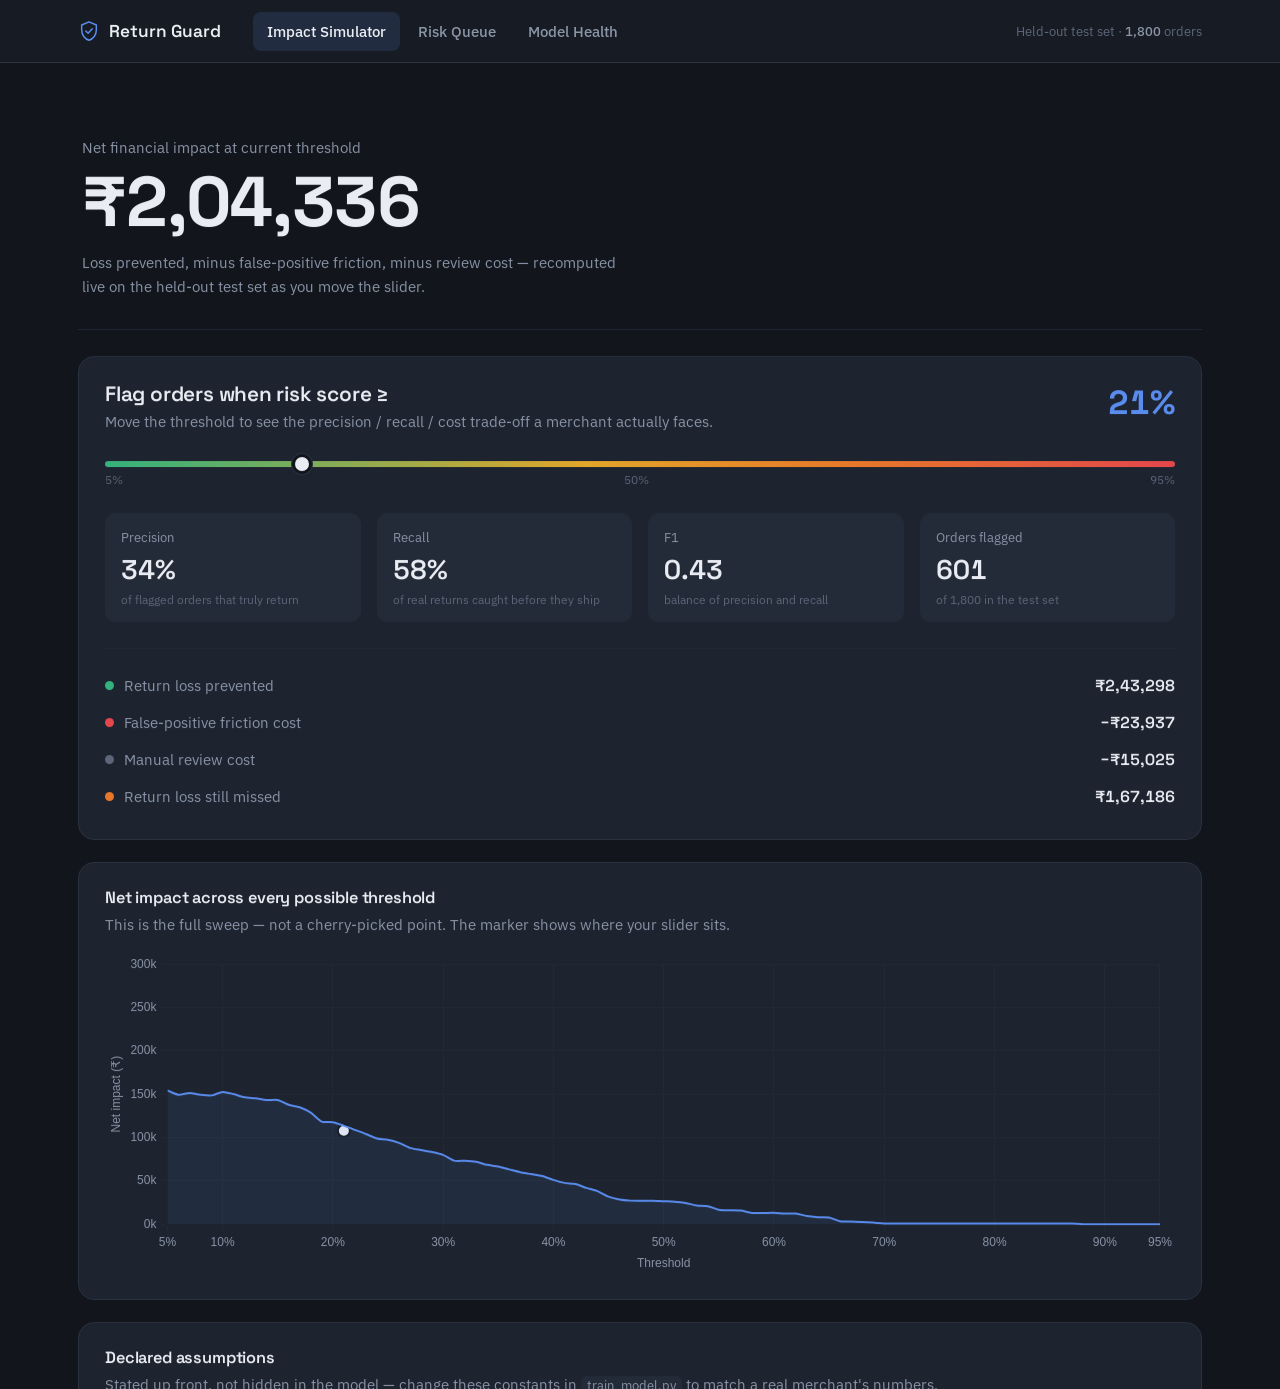
<file: index.html>
<!DOCTYPE html>
<html>
<head>
    <meta charset="UTF-8">
    <meta http-equiv="refresh" content="0; url=dashboard/index.html">
    <title>Return Guard</title>
</head>
<body>
    <p>Opening Return Guard Dashboard...</p>
</body>
</html>
</file>
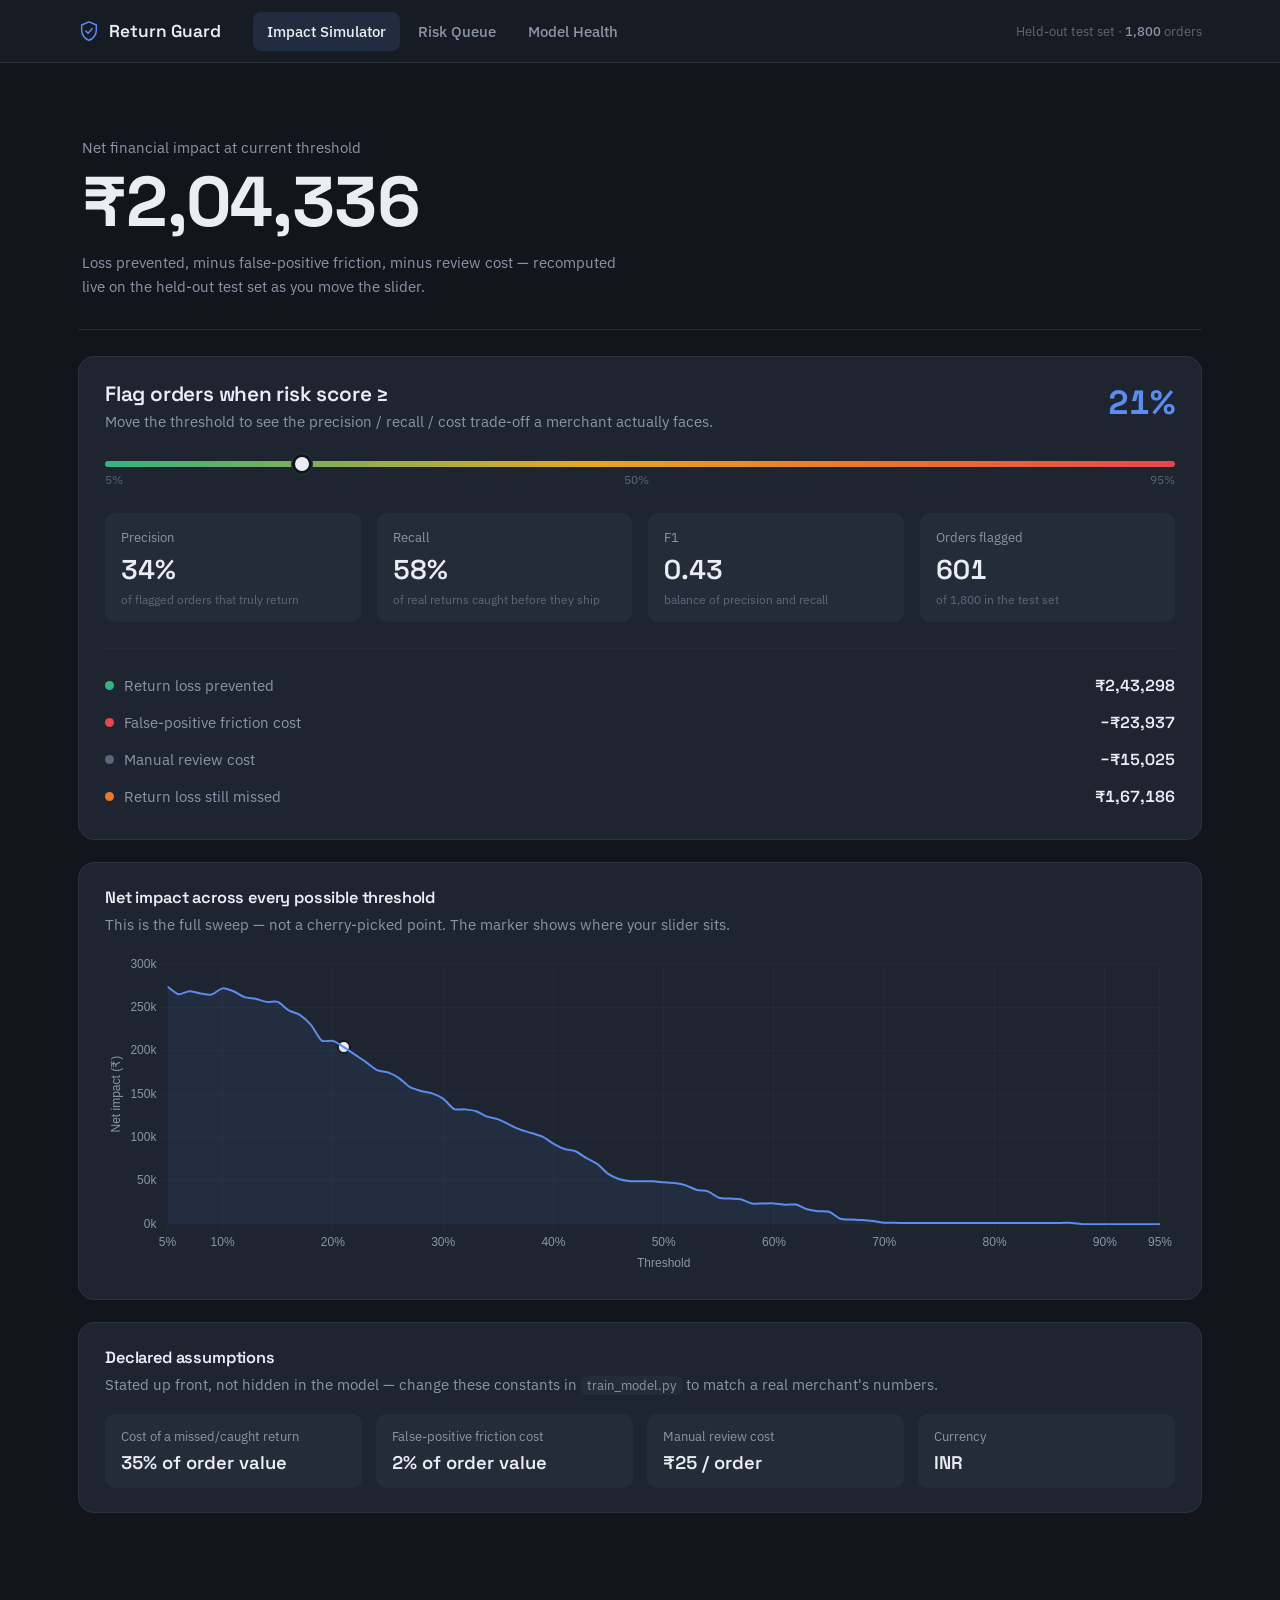
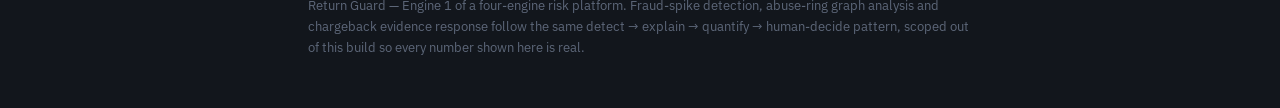
<file: dashboard/index.html>
<!DOCTYPE html>
<html lang="en">
<head>
<meta charset="UTF-8">
<meta name="viewport" content="width=device-width, initial-scale=1.0">
<title>Return Guard — Return-Risk Intelligence</title>
<link rel="preconnect" href="https://fonts.googleapis.com">
<link href="https://fonts.googleapis.com/css2?family=Space+Grotesk:wght@500;600;700&family=IBM+Plex+Sans:wght@400;500;600&display=swap" rel="stylesheet">
<link rel="stylesheet" href="style.css">
</head>
<body>

<header class="topbar">
  <div class="topbar-inner">
    <div class="wordmark">
      <span class="wordmark-mark" aria-hidden="true">
        <svg width="22" height="22" viewBox="0 0 24 24" fill="none">
          <path d="M12 2L4 5.5V11C4 16.2 7.4 20.9 12 22C16.6 20.9 20 16.2 20 11V5.5L12 2Z" stroke="currentColor" stroke-width="1.6" stroke-linejoin="round"/>
          <path d="M8.5 12L11 14.5L15.5 9.5" stroke="currentColor" stroke-width="1.6" stroke-linecap="round" stroke-linejoin="round"/>
        </svg>
      </span>
      Return Guard
    </div>
    <nav class="tabs" role="tablist" aria-label="Sections">
      <button class="tab active" data-tab="overview" role="tab" aria-selected="true">Impact Simulator</button>
      <button class="tab" data-tab="queue" role="tab" aria-selected="false">Risk Queue</button>
      <button class="tab" data-tab="health" role="tab" aria-selected="false">Model Health</button>
    </nav>
    <div class="topbar-meta">Held-out test set · <span id="test-set-size">—</span> orders</div>
  </div>
</header>

<main class="content">

  <!-- ===================== OVERVIEW / IMPACT SIMULATOR ===================== -->
  <section id="panel-overview" class="panel active">

    <div class="hero">
      <div class="hero-label">Net financial impact at current threshold</div>
      <div class="hero-number" id="hero-net-impact">₹0</div>
      <div class="hero-sub">Loss prevented, minus false-positive friction, minus review cost — recomputed live on the held-out test set as you move the slider.</div>
    </div>

    <div class="simulator card">
      <div class="simulator-head">
        <div>
          <h2>Flag orders when risk score ≥</h2>
          <p class="muted">Move the threshold to see the precision / recall / cost trade-off a merchant actually faces.</p>
        </div>
        <div class="threshold-readout" id="threshold-readout">21%</div>
      </div>

      <input type="range" id="threshold-slider" min="0.05" max="0.95" step="0.01" value="0.21" aria-label="Risk threshold">
      <div class="slider-scale"><span>5%</span><span>50%</span><span>95%</span></div>

      <div class="sim-grid">
        <div class="sim-stat">
          <div class="sim-stat-label">Precision</div>
          <div class="sim-stat-value" id="stat-precision">—</div>
          <div class="sim-stat-note">of flagged orders that truly return</div>
        </div>
        <div class="sim-stat">
          <div class="sim-stat-label">Recall</div>
          <div class="sim-stat-value" id="stat-recall">—</div>
          <div class="sim-stat-note">of real returns caught before they ship</div>
        </div>
        <div class="sim-stat">
          <div class="sim-stat-label">F1</div>
          <div class="sim-stat-value" id="stat-f1">—</div>
          <div class="sim-stat-note">balance of precision and recall</div>
        </div>
        <div class="sim-stat">
          <div class="sim-stat-label">Orders flagged</div>
          <div class="sim-stat-value" id="stat-flagged">—</div>
          <div class="sim-stat-note">of <span id="stat-flagged-total">—</span> in the test set</div>
        </div>
      </div>

      <div class="impact-breakdown">
        <div class="impact-row">
          <span class="impact-dot dot-good"></span>
          <span class="impact-label">Return loss prevented</span>
          <span class="impact-value" id="impact-prevented">₹0</span>
        </div>
        <div class="impact-row">
          <span class="impact-dot dot-bad"></span>
          <span class="impact-label">False-positive friction cost</span>
          <span class="impact-value" id="impact-fp">−₹0</span>
        </div>
        <div class="impact-row">
          <span class="impact-dot dot-neutral"></span>
          <span class="impact-label">Manual review cost</span>
          <span class="impact-value" id="impact-review">−₹0</span>
        </div>
        <div class="impact-row">
          <span class="impact-dot dot-warn"></span>
          <span class="impact-label">Return loss still missed</span>
          <span class="impact-value" id="impact-missed">₹0</span>
        </div>
      </div>
    </div>

    <div class="card curve-card">
      <h3>Net impact across every possible threshold</h3>
      <p class="muted">This is the full sweep — not a cherry-picked point. The marker shows where your slider sits.</p>
      <canvas id="curve-chart" height="90"></canvas>
    </div>

    <div class="assumptions card">
      <h3>Declared assumptions</h3>
      <p class="muted">Stated up front, not hidden in the model — change these constants in <code>train_model.py</code> to match a real merchant's numbers.</p>
      <div class="assumptions-grid" id="assumptions-grid"></div>
    </div>
  </section>

  <!-- ===================== RISK QUEUE ===================== -->
  <section id="panel-queue" class="panel">
    <div class="queue-head">
      <div>
        <h2>Merchant review queue</h2>
        <p class="muted">Return Guard never blocks an order automatically. It ranks, explains, and hands the decision to a human.</p>
      </div>
      <div class="band-filters" id="band-filters">
        <button class="band-chip active" data-band="ALL">All</button>
        <button class="band-chip" data-band="CRITICAL">Critical</button>
        <button class="band-chip" data-band="HIGH">High</button>
        <button class="band-chip" data-band="MEDIUM">Medium</button>
        <button class="band-chip" data-band="LOW">Low</button>
      </div>
    </div>

    <div class="queue-list" id="queue-list"></div>
  </section>

  <!-- ===================== MODEL HEALTH ===================== -->
  <section id="panel-health" class="panel">
    <h2>Model health</h2>
    <p class="muted">Reported on the 20% held-out test set, which the model never saw during training or tuning.</p>

    <div class="health-grid">
      <div class="card health-card">
        <div class="health-metric-label">Train / test split</div>
        <div class="health-metric-value" id="health-split">—</div>
      </div>
      <div class="card health-card">
        <div class="health-metric-label">ROC-AUC</div>
        <div class="health-metric-value" id="health-auc">—</div>
      </div>
      <div class="card health-card">
        <div class="health-metric-label">Test-set return rate</div>
        <div class="health-metric-value" id="health-base-rate">—</div>
      </div>
      <div class="card health-card">
        <div class="health-metric-label">Default operating threshold</div>
        <div class="health-metric-value" id="health-threshold">—</div>
      </div>
    </div>

    <div class="health-two-col">
      <div class="card">
        <h3>Confusion matrix at default threshold</h3>
        <div class="confusion-matrix" id="confusion-matrix"></div>
      </div>
      <div class="card">
        <h3>Top model drivers</h3>
        <p class="muted">Feature importance across the whole model, not one order.</p>
        <canvas id="importance-chart" height="220"></canvas>
      </div>
    </div>
  </section>

</main>

<footer class="footer">
  Return Guard — Engine 1 of a four-engine risk platform. Fraud-spike detection, abuse-ring graph analysis and chargeback evidence response follow the same detect → explain → quantify → human-decide pattern, scoped out of this build so every number shown here is real.
</footer>

<script src="chart.umd.min.js"></script>
<script src="data.js"></script>
<script src="app.js"></script>
</body>
</html>
</file>
<file: dashboard/style.css>
/* ===========================================================
   Return Guard — design tokens
   Base: cool charcoal-navy (not pure black), steel-blue brand
   accent, semantic risk colors reserved for severity only.
   Display type: Space Grotesk. Body/data: IBM Plex Sans.
   =========================================================== */

:root {
  --ink: #12161c;
  --surface: #171c24;
  --surface-raised: #1e2530;
  --surface-raised-2: #242c39;
  --line: #2b3341;
  --line-soft: #232a36;

  --text: #eaedf3;
  --text-muted: #8b95a8;
  --text-faint: #5d6779;

  --brand: #5b8def;
  --brand-soft: rgba(91, 141, 239, 0.14);

  --risk-low: #35b37e;
  --risk-medium: #e4a72a;
  --risk-high: #e8792b;
  --risk-critical: #e5484d;

  --radius-md: 10px;
  --radius-lg: 16px;

  --font-display: "Space Grotesk", sans-serif;
  --font-body: "IBM Plex Sans", sans-serif;
}

* { box-sizing: border-box; }

html { color-scheme: dark; }

body {
  margin: 0;
  background: var(--ink);
  color: var(--text);
  font-family: var(--font-body);
  font-feature-settings: "tnum" 1, "lnum" 1;
  -webkit-font-smoothing: antialiased;
}

h1, h2, h3 {
  font-family: var(--font-display);
  color: var(--text);
  margin: 0 0 6px;
  letter-spacing: -0.01em;
}

h2 { font-size: 1.3rem; font-weight: 600; }
h3 { font-size: 1.02rem; font-weight: 600; }

.muted { color: var(--text-muted); font-size: 0.92rem; line-height: 1.5; margin: 0 0 18px; }

code {
  font-family: var(--font-body);
  background: var(--surface-raised-2);
  padding: 1px 6px;
  border-radius: 5px;
  font-size: 0.88em;
}

button { font-family: inherit; cursor: pointer; }
button:focus-visible, input:focus-visible {
  outline: 2px solid var(--brand);
  outline-offset: 2px;
}

/* ---------------- Topbar ---------------- */

.topbar {
  border-bottom: 1px solid var(--line);
  background: var(--surface);
  position: sticky;
  top: 0;
  z-index: 10;
}

.topbar-inner {
  max-width: 1180px;
  margin: 0 auto;
  padding: 0 28px;
  height: 62px;
  display: flex;
  align-items: center;
  gap: 32px;
}

.wordmark {
  font-family: var(--font-display);
  font-weight: 600;
  font-size: 1.08rem;
  display: flex;
  align-items: center;
  gap: 9px;
  white-space: nowrap;
}

.wordmark-mark { color: var(--brand); display: inline-flex; }

.tabs {
  display: flex;
  gap: 4px;
  flex: 1;
}

.tab {
  background: none;
  border: none;
  color: var(--text-muted);
  font-size: 0.92rem;
  font-weight: 500;
  padding: 10px 14px;
  border-radius: 8px;
  transition: background 0.15s ease, color 0.15s ease;
}

.tab:hover { color: var(--text); background: var(--surface-raised); }

.tab.active {
  color: var(--text);
  background: var(--brand-soft);
}

.topbar-meta {
  color: var(--text-faint);
  font-size: 0.82rem;
  white-space: nowrap;
}

.topbar-meta span { color: var(--text-muted); font-weight: 500; }

/* ---------------- Layout ---------------- */

.content {
  max-width: 1180px;
  margin: 0 auto;
  padding: 36px 28px 60px;
}

.panel { display: none; }
.panel.active { display: block; animation: rise 0.35s ease; }

@keyframes rise {
  from { opacity: 0; transform: translateY(6px); }
  to { opacity: 1; transform: translateY(0); }
}

.card {
  background: var(--surface-raised);
  border: 1px solid var(--line);
  border-radius: var(--radius-lg);
  padding: 24px 26px;
  margin-bottom: 22px;
}

/* ---------------- Hero ---------------- */

.hero {
  padding: 38px 4px 30px;
  border-bottom: 1px solid var(--line-soft);
  margin-bottom: 26px;
}

.hero-label {
  color: var(--text-muted);
  font-size: 0.95rem;
  margin-bottom: 10px;
}

.hero-number {
  font-family: var(--font-display);
  font-size: 4.4rem;
  font-weight: 700;
  line-height: 1;
  letter-spacing: -0.02em;
  color: var(--text);
  margin-bottom: 14px;
}

.hero-number.negative { color: var(--risk-critical); }

.hero-sub {
  color: var(--text-muted);
  font-size: 0.95rem;
  max-width: 560px;
  line-height: 1.55;
}

/* ---------------- Simulator ---------------- */

.simulator-head {
  display: flex;
  justify-content: space-between;
  align-items: flex-start;
  gap: 20px;
  margin-bottom: 6px;
}

.simulator-head h2 { margin-bottom: 4px; }
.simulator-head .muted { margin-bottom: 0; }

.threshold-readout {
  font-family: var(--font-display);
  font-size: 2.1rem;
  font-weight: 700;
  color: var(--brand);
  white-space: nowrap;
}

#threshold-slider {
  width: 100%;
  margin: 22px 0 4px;
  -webkit-appearance: none;
  height: 6px;
  border-radius: 4px;
  background: linear-gradient(90deg, var(--risk-low), var(--risk-medium) 45%, var(--risk-high) 70%, var(--risk-critical));
}

#threshold-slider::-webkit-slider-thumb {
  -webkit-appearance: none;
  width: 20px;
  height: 20px;
  border-radius: 50%;
  background: var(--text);
  border: 3px solid var(--ink);
  box-shadow: 0 0 0 1px var(--line);
  cursor: pointer;
}

#threshold-slider::-moz-range-thumb {
  width: 20px;
  height: 20px;
  border-radius: 50%;
  background: var(--text);
  border: 3px solid var(--ink);
  cursor: pointer;
}

.slider-scale {
  display: flex;
  justify-content: space-between;
  color: var(--text-faint);
  font-size: 0.78rem;
  margin-bottom: 26px;
}

.sim-grid {
  display: grid;
  grid-template-columns: repeat(4, 1fr);
  gap: 16px;
  margin-bottom: 26px;
}

.sim-stat {
  background: var(--surface-raised-2);
  border-radius: var(--radius-md);
  padding: 16px 16px 14px;
}

.sim-stat-label {
  color: var(--text-muted);
  font-size: 0.82rem;
  margin-bottom: 6px;
}

.sim-stat-value {
  font-family: var(--font-display);
  font-size: 1.7rem;
  font-weight: 600;
  color: var(--text);
}

.sim-stat-note {
  color: var(--text-faint);
  font-size: 0.76rem;
  margin-top: 4px;
  line-height: 1.4;
}

.impact-breakdown {
  border-top: 1px solid var(--line-soft);
  padding-top: 18px;
}

.impact-row {
  display: flex;
  align-items: center;
  gap: 10px;
  padding: 8px 0;
}

.impact-dot {
  width: 9px;
  height: 9px;
  border-radius: 50%;
  flex-shrink: 0;
}

.dot-good { background: var(--risk-low); }
.dot-bad { background: var(--risk-critical); }
.dot-neutral { background: var(--text-faint); }
.dot-warn { background: var(--risk-high); }

.impact-label { color: var(--text-muted); font-size: 0.92rem; flex: 1; }

.impact-value {
  font-family: var(--font-display);
  font-weight: 600;
  font-size: 1rem;
}

.curve-card canvas { margin-top: 6px; }

.assumptions-grid {
  display: grid;
  grid-template-columns: repeat(4, 1fr);
  gap: 14px;
}

.assumption-item {
  background: var(--surface-raised-2);
  border-radius: var(--radius-md);
  padding: 14px 16px;
}

.assumption-item .a-label { color: var(--text-muted); font-size: 0.8rem; margin-bottom: 6px; }
.assumption-item .a-value { font-family: var(--font-display); font-size: 1.15rem; font-weight: 600; }

/* ---------------- Risk Queue ---------------- */

.queue-head {
  display: flex;
  justify-content: space-between;
  align-items: flex-end;
  gap: 20px;
  margin-bottom: 22px;
  flex-wrap: wrap;
}

.queue-head .muted { margin-bottom: 0; max-width: 480px; }

.band-filters { display: flex; gap: 8px; }

.band-chip {
  background: var(--surface-raised);
  border: 1px solid var(--line);
  color: var(--text-muted);
  padding: 7px 14px;
  border-radius: 20px;
  font-size: 0.85rem;
  font-weight: 500;
  transition: all 0.15s ease;
}

.band-chip:hover { color: var(--text); }
.band-chip.active { background: var(--brand-soft); color: var(--text); border-color: transparent; }

.queue-list { display: flex; flex-direction: column; gap: 10px; }

.order-row {
  background: var(--surface-raised);
  border: 1px solid var(--line);
  border-left: 3px solid var(--line);
  border-radius: var(--radius-md);
  padding: 16px 18px;
  cursor: pointer;
  transition: border-color 0.15s ease;
}

.order-row[data-band="LOW"] { border-left-color: var(--risk-low); }
.order-row[data-band="MEDIUM"] { border-left-color: var(--risk-medium); }
.order-row[data-band="HIGH"] { border-left-color: var(--risk-high); }
.order-row[data-band="CRITICAL"] { border-left-color: var(--risk-critical); }

.order-row-main {
  display: grid;
  grid-template-columns: 90px 1.6fr 1fr 1fr 100px 24px;
  align-items: center;
  gap: 14px;
}

.order-id { color: var(--text-faint); font-size: 0.82rem; }

.order-primary .order-category { font-weight: 500; font-size: 0.95rem; }
.order-primary .order-sub { color: var(--text-faint); font-size: 0.78rem; margin-top: 2px; }

.order-value-cell { font-family: var(--font-display); font-weight: 600; font-size: 0.95rem; }
.order-value-cell .cell-label { display: block; color: var(--text-faint); font-size: 0.72rem; font-weight: 400; font-family: var(--font-body); margin-bottom: 2px; }

.risk-pill {
  display: inline-flex;
  align-items: center;
  gap: 6px;
  padding: 5px 11px;
  border-radius: 20px;
  font-size: 0.8rem;
  font-weight: 600;
  justify-self: start;
}

.risk-pill .pill-dot { width: 7px; height: 7px; border-radius: 50%; }

.risk-pill.band-LOW { background: rgba(53,179,126,0.14); color: var(--risk-low); }
.risk-pill.band-MEDIUM { background: rgba(228,167,42,0.14); color: var(--risk-medium); }
.risk-pill.band-HIGH { background: rgba(232,121,43,0.14); color: var(--risk-high); }
.risk-pill.band-CRITICAL { background: rgba(229,72,77,0.14); color: var(--risk-critical); }

.risk-pill.band-LOW .pill-dot { background: var(--risk-low); }
.risk-pill.band-MEDIUM .pill-dot { background: var(--risk-medium); }
.risk-pill.band-HIGH .pill-dot { background: var(--risk-high); }
.risk-pill.band-CRITICAL .pill-dot { background: var(--risk-critical); }

.chevron {
  color: var(--text-faint);
  transition: transform 0.2s ease;
  justify-self: end;
}

.order-row.expanded .chevron { transform: rotate(90deg); }

.order-detail {
  display: none;
  margin-top: 16px;
  padding-top: 16px;
  border-top: 1px solid var(--line-soft);
}

.order-row.expanded .order-detail { display: block; }

.detail-columns {
  display: grid;
  grid-template-columns: 1.3fr 1fr;
  gap: 24px;
}

.factor-list { display: flex; flex-direction: column; gap: 8px; }

.factor-item {
  display: flex;
  align-items: center;
  gap: 10px;
  font-size: 0.86rem;
}

.factor-name { flex: 1; color: var(--text-muted); }

.factor-bar-track {
  width: 90px;
  height: 6px;
  border-radius: 3px;
  background: var(--surface-raised-2);
  overflow: hidden;
}

.factor-bar-fill { height: 100%; border-radius: 3px; }
.factor-bar-fill.up { background: var(--risk-critical); }
.factor-bar-fill.down { background: var(--risk-low); }

.decision-buttons { display: flex; gap: 8px; margin-top: 4px; }

.decision-btn {
  flex: 1;
  border: 1px solid var(--line);
  background: var(--surface-raised-2);
  color: var(--text);
  padding: 10px 8px;
  border-radius: 8px;
  font-size: 0.85rem;
  font-weight: 500;
  transition: all 0.15s ease;
}

.decision-btn:hover { border-color: var(--brand); }
.decision-btn.chosen { background: var(--brand); color: #fff; border-color: var(--brand); }

.decision-label { color: var(--text-faint); font-size: 0.78rem; margin-bottom: 8px; }

.logged-note {
  margin-top: 10px;
  font-size: 0.78rem;
  color: var(--text-faint);
}

/* ---------------- Model Health ---------------- */

.health-grid {
  display: grid;
  grid-template-columns: repeat(4, 1fr);
  gap: 16px;
  margin-bottom: 22px;
}

.health-card { padding: 18px 20px; margin-bottom: 0; }

.health-metric-label { color: var(--text-muted); font-size: 0.85rem; margin-bottom: 8px; }
.health-metric-value { font-family: var(--font-display); font-size: 1.6rem; font-weight: 600; }

.health-two-col {
  display: grid;
  grid-template-columns: 1fr 1fr;
  gap: 22px;
}

.confusion-matrix {
  display: grid;
  grid-template-columns: auto 1fr 1fr;
  gap: 2px;
  margin-top: 8px;
}

.cm-cell {
  padding: 14px;
  font-size: 0.85rem;
  background: var(--surface-raised-2);
}

.cm-head { background: transparent; color: var(--text-faint); font-size: 0.78rem; display: flex; align-items: center; }
.cm-num { font-family: var(--font-display); font-size: 1.3rem; font-weight: 600; }
.cm-tag { color: var(--text-faint); font-size: 0.74rem; margin-top: 3px; }

.cm-correct { border-left: 3px solid var(--risk-low); }
.cm-wrong { border-left: 3px solid var(--risk-critical); }

/* ---------------- Footer ---------------- */

.footer {
  max-width: 1180px;
  margin: 0 auto;
  padding: 0 28px 50px;
  color: var(--text-faint);
  font-size: 0.82rem;
  line-height: 1.6;
  max-width: 720px;
}

/* ---------------- Responsive ---------------- */

@media (max-width: 860px) {
  .sim-grid, .assumptions-grid, .health-grid { grid-template-columns: repeat(2, 1fr); }
  .health-two-col { grid-template-columns: 1fr; }
  .order-row-main { grid-template-columns: 60px 1.4fr 90px 24px; }
  .order-row-main .order-value-cell:nth-of-type(3) { display: none; }
  .detail-columns { grid-template-columns: 1fr; }
  .hero-number { font-size: 3rem; }
  .topbar-meta { display: none; }
}
</file>
